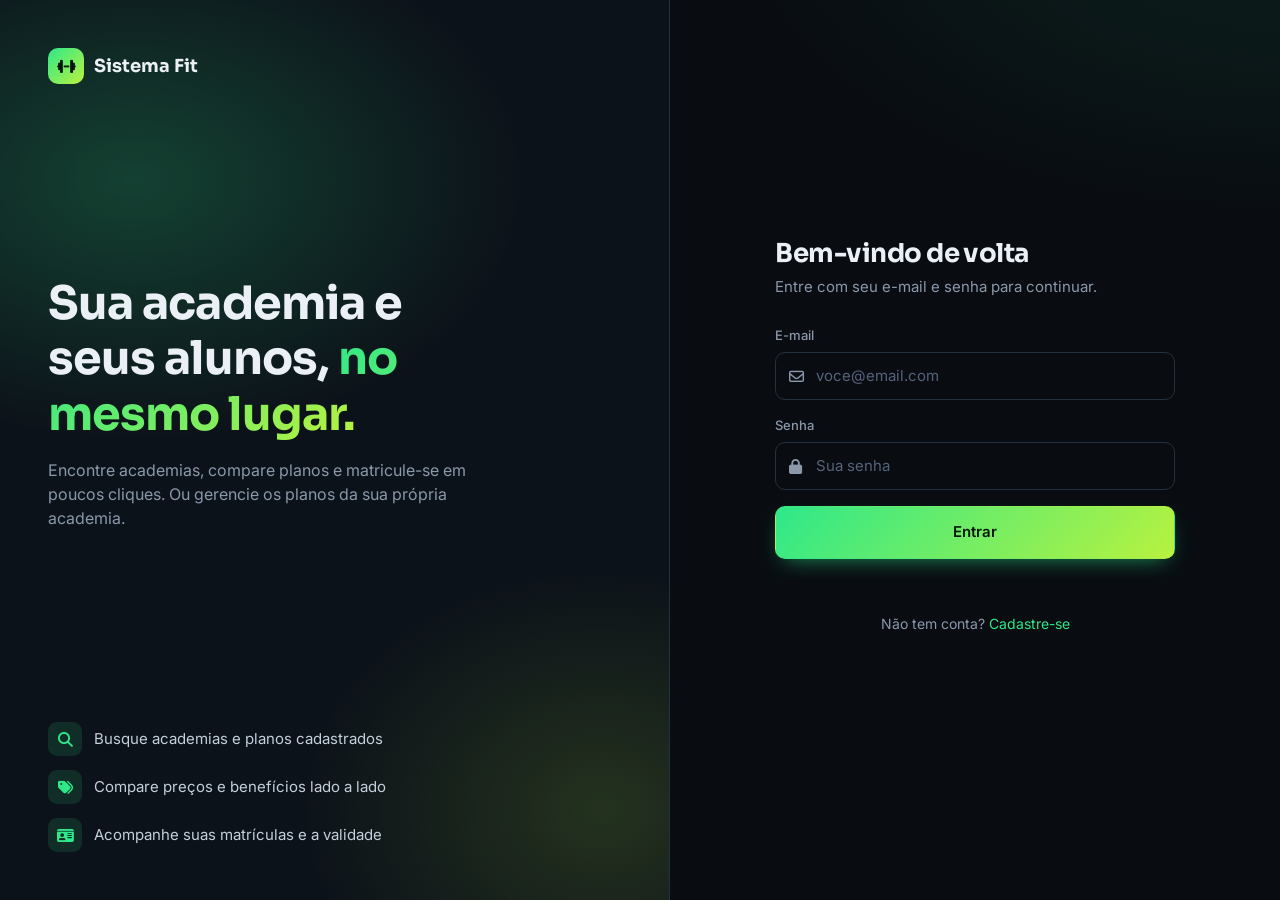
<file: index.html>
<!DOCTYPE html>
<html lang="pt-BR">
<head>
  <meta charset="UTF-8">
  <meta name="viewport" content="width=device-width, initial-scale=1.0">
  <title>Sistema Fit - Login</title>
  <link href="https://fonts.googleapis.com/css2?family=Inter:wght@400;500;600;700&family=Sora:wght@600;700&display=swap" rel="stylesheet">
  <link rel="stylesheet" href="https://cdnjs.cloudflare.com/ajax/libs/font-awesome/6.5.1/css/all.min.css">
  <link rel="stylesheet" href="style.css">
  <!-- Puxando o JavaScript externo -->
  <script src="login.js" defer></script>
</head>
<body>

  <div class="auth">
    <aside class="auth-hero">
      <a class="brand" href="index.html">
        <span class="brand-mark"><i class="fa-solid fa-dumbbell"></i></span>
        Sistema Fit
      </a>

      <div>
        <h1>Sua academia e seus alunos, <span>no mesmo lugar.</span></h1>
        <p>Encontre academias, compare planos e matricule-se em poucos cliques. Ou gerencie os planos da sua própria academia.</p>
      </div>

      <ul class="auth-points">
        <li><i class="fa-solid fa-magnifying-glass"></i> Busque academias e planos cadastrados</li>
        <li><i class="fa-solid fa-tags"></i> Compare preços e benefícios lado a lado</li>
        <li><i class="fa-solid fa-id-card"></i> Acompanhe suas matrículas e a validade</li>
      </ul>
    </aside>

    <main class="auth-main">
      <div class="auth-card">
        <a class="brand" href="index.html">
          <span class="brand-mark"><i class="fa-solid fa-dumbbell"></i></span>
          Sistema Fit
        </a>

        <h2>Bem-vindo de volta</h2>
        <p>Entre com seu e-mail e senha para continuar.</p>

        <form id="formLogin">
          <div class="field">
            <label for="email">E-mail</label>
            <div class="input-icon">
              <i class="fa-regular fa-envelope"></i>
              <input type="email" id="email" placeholder="voce@email.com" autocomplete="email" required>
            </div>
          </div>

          <div class="field">
            <label for="senha">Senha</label>
            <div class="input-icon">
              <i class="fa-solid fa-lock"></i>
              <input type="password" id="senha" placeholder="Sua senha" autocomplete="current-password" required>
            </div>
          </div>

          <button type="submit" class="btn btn-primary btn-lg btn-block">Entrar</button>
        </form>

        <div id="mensagem" class="form-msg" role="status"></div>

        <p class="auth-alt">Não tem conta? <a href="cadastro.html">Cadastre-se</a></p>
      </div>
    </main>
  </div>

</body>
</html>
</file>
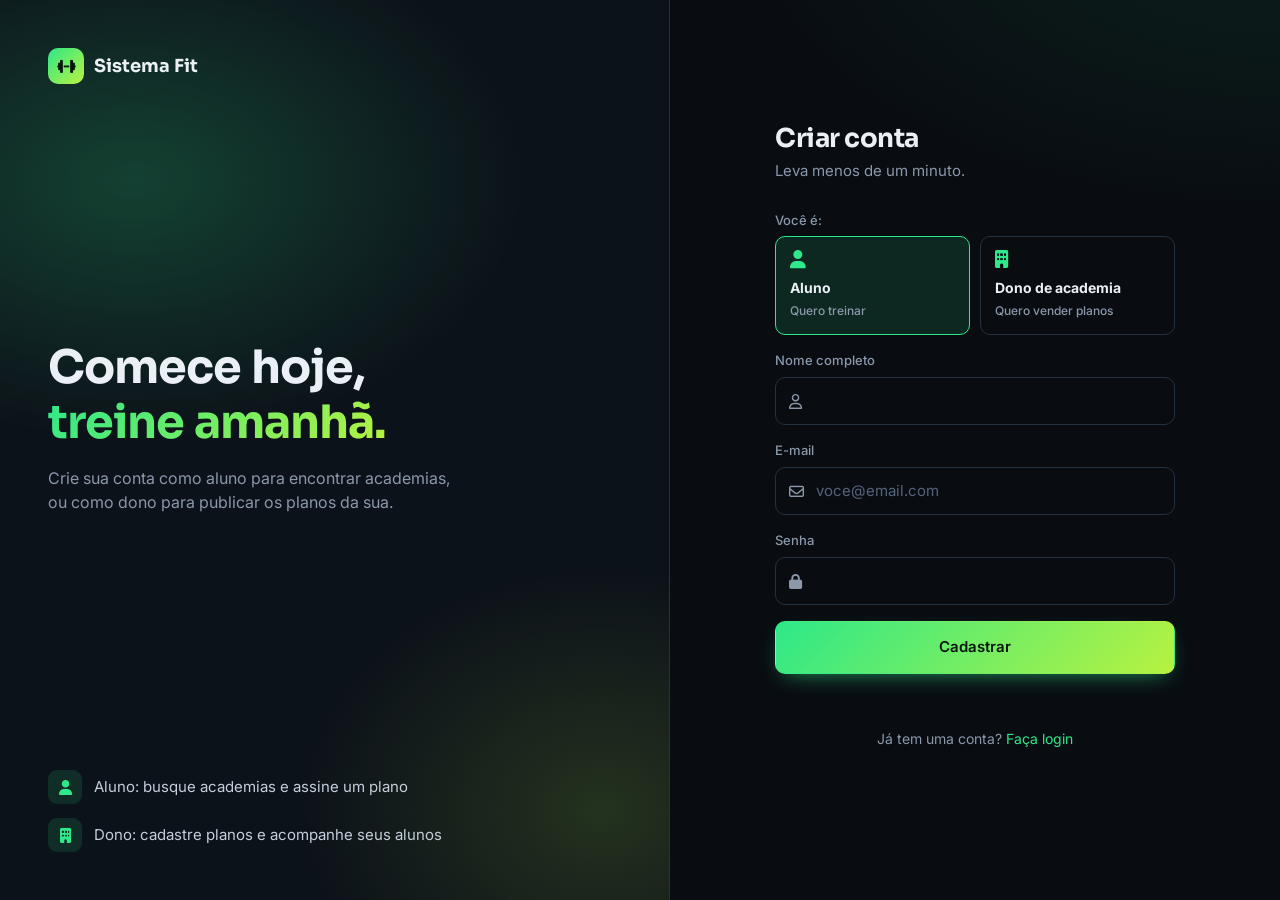
<file: cadastro.html>
<!DOCTYPE html>
<html lang="pt-BR">
<head>
  <meta charset="UTF-8">
  <meta name="viewport" content="width=device-width, initial-scale=1.0">
  <title>Sistema Fit - Cadastro</title>
  <link href="https://fonts.googleapis.com/css2?family=Inter:wght@400;500;600;700&family=Sora:wght@600;700&display=swap" rel="stylesheet">
  <link rel="stylesheet" href="https://cdnjs.cloudflare.com/ajax/libs/font-awesome/6.5.1/css/all.min.css">
  <link rel="stylesheet" href="style.css">
  <!-- Puxando o JavaScript externo -->
  <script src="cadastro.js" defer></script>
</head>
<body>

  <div class="auth">
    <aside class="auth-hero">
      <a class="brand" href="index.html">
        <span class="brand-mark"><i class="fa-solid fa-dumbbell"></i></span>
        Sistema Fit
      </a>

      <div>
        <h1>Comece hoje, <span>treine amanhã.</span></h1>
        <p>Crie sua conta como aluno para encontrar academias, ou como dono para publicar os planos da sua.</p>
      </div>

      <ul class="auth-points">
        <li><i class="fa-solid fa-user"></i> Aluno: busque academias e assine um plano</li>
        <li><i class="fa-solid fa-building"></i> Dono: cadastre planos e acompanhe seus alunos</li>
      </ul>
    </aside>

    <main class="auth-main">
      <div class="auth-card">
        <a class="brand" href="index.html">
          <span class="brand-mark"><i class="fa-solid fa-dumbbell"></i></span>
          Sistema Fit
        </a>

        <h2>Criar conta</h2>
        <p>Leva menos de um minuto.</p>

        <form id="formCadastro">
          <div class="field">
            <label>Você é:</label>
            <div class="choice">
              <label>
                <input type="radio" name="tipoConta" value="CLIENTE" checked>
                <i class="fa-solid fa-user"></i>
                <strong>Aluno</strong>
                <span>Quero treinar</span>
              </label>
              <label>
                <input type="radio" name="tipoConta" value="DONO">
                <i class="fa-solid fa-building"></i>
                <strong>Dono de academia</strong>
                <span>Quero vender planos</span>
              </label>
            </div>
          </div>

          <div class="field">
            <label for="nome" id="rotulo-nome">Nome completo</label>
            <div class="input-icon">
              <i class="fa-regular fa-user"></i>
              <input type="text" id="nome" autocomplete="name" required>
            </div>
          </div>

          <div class="field">
            <label for="email">E-mail</label>
            <div class="input-icon">
              <i class="fa-regular fa-envelope"></i>
              <input type="email" id="email" placeholder="voce@email.com" autocomplete="email" required>
            </div>
          </div>

          <div class="field">
            <label for="senha">Senha</label>
            <div class="input-icon">
              <i class="fa-solid fa-lock"></i>
              <input type="password" id="senha" autocomplete="new-password" required>
            </div>
          </div>

          <button type="submit" class="btn btn-primary btn-lg btn-block">Cadastrar</button>
        </form>

        <div id="mensagem" class="form-msg" role="status"></div>

        <p class="auth-alt">Já tem uma conta? <a href="index.html">Faça login</a></p>
      </div>
    </main>
  </div>

</body>
</html>
</file>
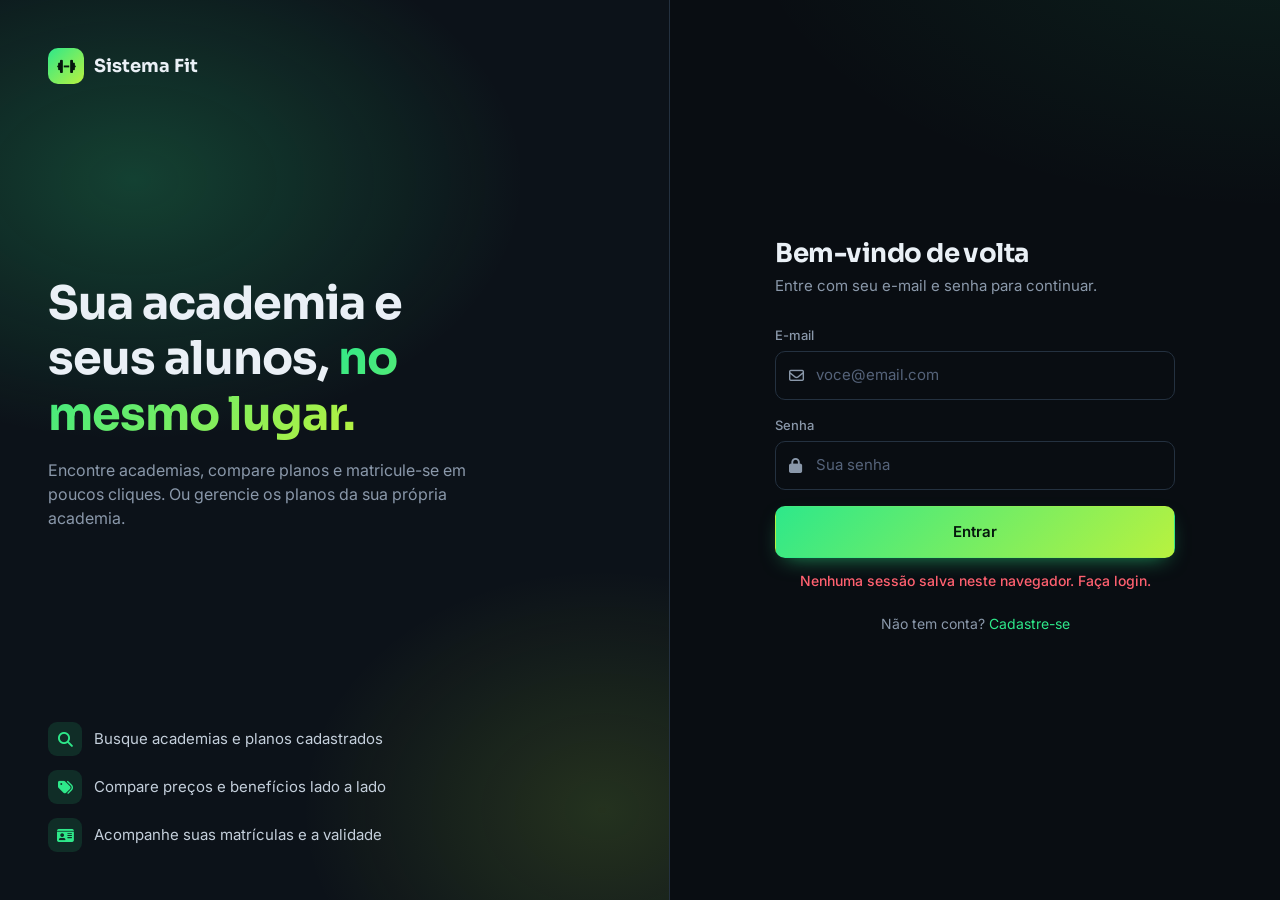
<file: painel-cliente.html>
<!DOCTYPE html>
<html lang="pt-BR">
<head>
  <meta charset="UTF-8">
  <meta name="viewport" content="width=device-width, initial-scale=1.0">
  <title>Sistema Fit - Área do Aluno</title>
  <link href="https://fonts.googleapis.com/css2?family=Inter:wght@400;500;600;700&family=Sora:wght@600;700&display=swap" rel="stylesheet">
  <link rel="stylesheet" href="https://cdnjs.cloudflare.com/ajax/libs/font-awesome/6.5.1/css/all.min.css">
  <link rel="stylesheet" href="style.css">
  <script src="app.js" defer></script>
  <script src="cliente.js" defer></script>
</head>
<body>

  <header class="topbar">
    <a class="brand" href="painel-cliente.html">
      <span class="brand-mark"><i class="fa-solid fa-dumbbell"></i></span>
      <span>Sistema Fit<small>Área do Aluno</small></span>
    </a>

    <nav class="topbar-nav">
      <button data-view="explorar" class="ativo"><i class="fa-solid fa-magnifying-glass"></i> Explorar</button>
      <button data-view="matriculas"><i class="fa-solid fa-id-card"></i> Minhas matrículas</button>
    </nav>

    <div class="topbar-user">
      <div class="user-chip">
        <div class="avatar avatar-sm" data-usuario-iniciais></div>
        <span data-usuario-nome></span>
      </div>
      <button class="btn btn-ghost btn-sm" data-sair><i class="fa-solid fa-right-from-bracket"></i> Sair</button>
    </div>
  </header>

  <main class="page">

    <!-- BUSCA DE ACADEMIAS -->
    <section id="view-explorar">
      <div class="hero">
        <h1>Encontre sua <span>academia</span></h1>
        <p>Pesquise pelo nome da academia ou pelo nome de um plano.</p>

        <div class="search">
          <i class="fa-solid fa-magnifying-glass"></i>
          <input type="text" id="input-busca-academia" placeholder="Ex: Smart, Fit, Trimestral..." autocomplete="off" aria-label="Buscar academias">
          <button class="search-clear" id="limpar-busca" aria-label="Limpar busca" hidden><i class="fa-solid fa-xmark"></i></button>
        </div>
      </div>

      <div class="results-bar"><span id="contagem-academias" role="status"></span></div>
      <div id="resultados-academias" class="grid"></div>
    </section>

    <!-- PLANOS DE UMA ACADEMIA -->
    <section id="view-academia" hidden>
      <button class="btn btn-link" id="voltar-busca"><i class="fa-solid fa-arrow-left"></i> Voltar para academias</button>
      <div id="cabecalho-academia"></div>
      <div id="aviso-matricula"></div>
      <div id="grid-planos" class="grid"></div>
    </section>

    <!-- MATRÍCULAS DO ALUNO -->
    <section id="view-matriculas" hidden>
      <div class="page-head">
        <div>
          <h1>Minhas matrículas</h1>
          <p>Planos que você assinou, com validade e situação.</p>
        </div>
      </div>
      <div id="lista-matriculas" class="list"></div>
    </section>

  </main>

  <!-- MODAL DE COMPRA -->
  <div class="modal" id="modal-pagamento" hidden>
    <div class="modal-box" role="dialog" aria-modal="true" aria-labelledby="titulo-checkout">

      <div id="etapa-formulario">
        <div class="modal-head">
          <h3 id="titulo-checkout"><i class="fa-solid fa-bag-shopping"></i> Finalizar assinatura</h3>
          <button class="btn btn-ghost btn-icon" id="fechar-modal" aria-label="Fechar"><i class="fa-solid fa-xmark"></i></button>
        </div>

        <div class="summary" id="resumo-compra"></div>

        <div class="pay-tabs" id="formas-pagamento">
          <button type="button" data-forma="PIX" class="ativo"><i class="fa-solid fa-qrcode"></i> Pix</button>
          <button type="button" data-forma="CARTAO"><i class="fa-regular fa-credit-card"></i> Cartão</button>
          <button type="button" data-forma="BOLETO"><i class="fa-solid fa-barcode"></i> Boleto</button>
        </div>

        <form id="form-pagamento" novalidate>
          <div id="painel-PIX" class="pay-info">Pagamento à vista com aprovação imediata.</div>
          <div id="painel-BOLETO" class="pay-info" hidden>O boleto seria gerado após a confirmação, com vencimento em 3 dias úteis.</div>

          <div id="painel-CARTAO" hidden>
            <div class="field">
              <label for="cartao-nome">Nome impresso no cartão</label>
              <input type="text" id="cartao-nome" autocomplete="off">
            </div>
            <div class="field">
              <label for="cartao-numero">Número do cartão</label>
              <input type="text" id="cartao-numero" inputmode="numeric" placeholder="0000 0000 0000 0000" maxlength="19" autocomplete="off">
            </div>
            <div class="field-row">
              <div class="field">
                <label for="cartao-validade">Validade</label>
                <input type="text" id="cartao-validade" inputmode="numeric" placeholder="MM/AA" maxlength="5" autocomplete="off">
              </div>
              <div class="field">
                <label for="cartao-cvv">CVV</label>
                <input type="text" id="cartao-cvv" inputmode="numeric" placeholder="123" maxlength="4" autocomplete="off">
              </div>
            </div>
          </div>

          <div id="erro-pagamento" class="form-msg erro" role="alert"></div>

          <button type="submit" class="btn btn-primary btn-lg btn-block" id="botao-pagar">Confirmar e matricular</button>
        </form>

        <p class="demo-note">
          <i class="fa-solid fa-flask"></i>
          <span>Ambiente de demonstração: o pagamento é simulado, nenhum valor é cobrado e os dados do cartão não são enviados nem salvos.</span>
        </p>
      </div>

      <div id="etapa-processando" class="modal-state" hidden>
        <div class="spinner"></div>
        <h3>Processando pagamento...</h3>
        <p>Só um instante.</p>
      </div>

      <div id="etapa-sucesso" class="modal-state" hidden>
        <div class="check"><i class="fa-solid fa-check"></i></div>
        <h3>Matrícula confirmada!</h3>
        <p id="texto-sucesso"></p>
        <div class="modal-actions">
          <button class="btn btn-ghost" id="sucesso-fechar">Fechar</button>
          <button class="btn btn-primary" id="sucesso-ver">Ver minhas matrículas</button>
        </div>
      </div>

    </div>
  </div>

</body>
</html>
</file>
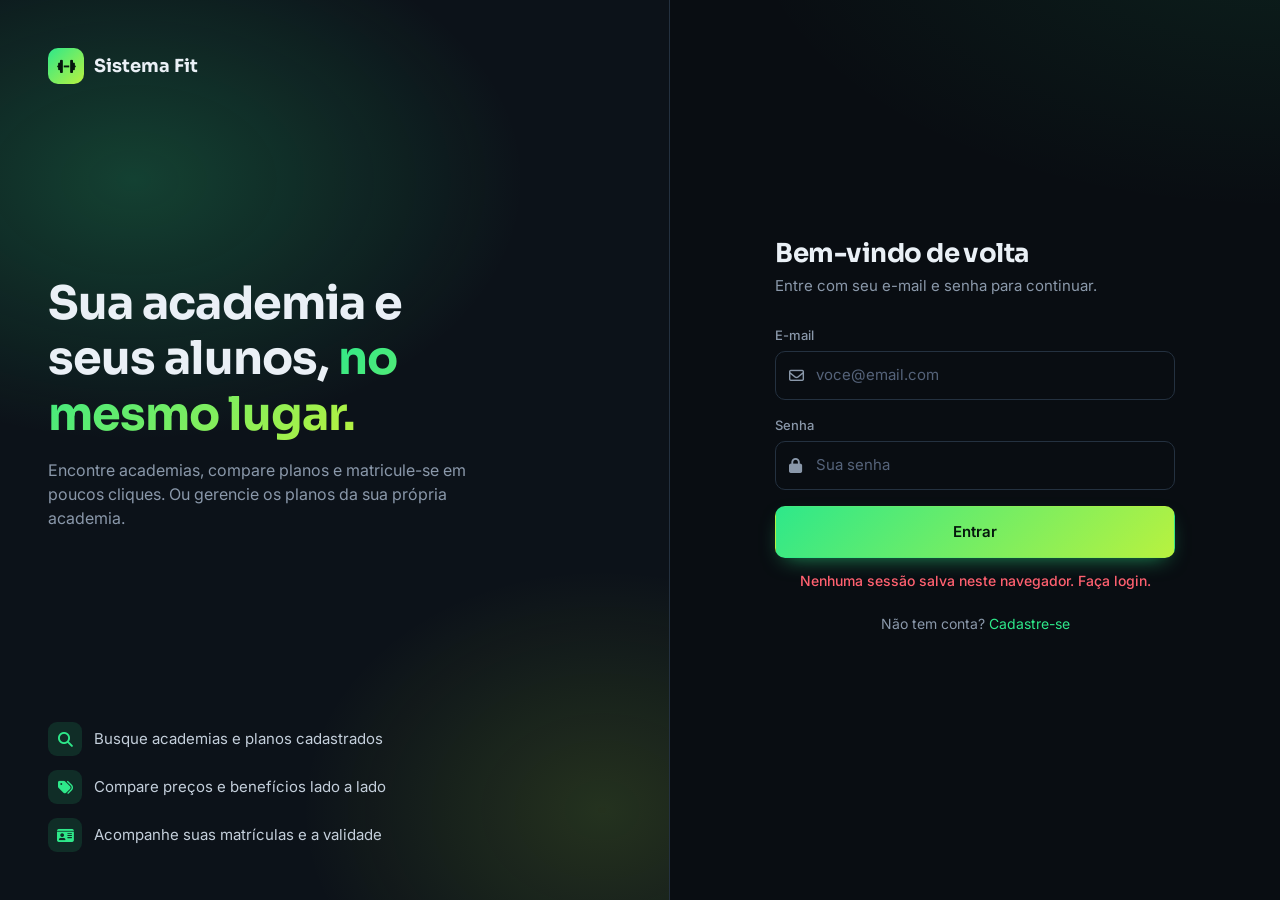
<file: painel-dono.html>
<!DOCTYPE html>
<html lang="pt-BR">
<head>
  <meta charset="UTF-8">
  <meta name="viewport" content="width=device-width, initial-scale=1.0">
  <title>Sistema Fit - Painel da Academia</title>
  <link href="https://fonts.googleapis.com/css2?family=Inter:wght@400;500;600;700&family=Sora:wght@600;700&display=swap" rel="stylesheet">
  <link rel="stylesheet" href="https://cdnjs.cloudflare.com/ajax/libs/font-awesome/6.5.1/css/all.min.css">
  <link rel="stylesheet" href="style.css">
  <script src="app.js" defer></script>
  <script src="dono.js" defer></script>
</head>
<body>

  <header class="topbar">
    <a class="brand" href="painel-dono.html">
      <span class="brand-mark"><i class="fa-solid fa-dumbbell"></i></span>
      <span>Sistema Fit<small>Painel da Academia</small></span>
    </a>

    <div class="topbar-user">
      <div class="user-chip">
        <div class="avatar avatar-sm" data-usuario-iniciais></div>
        <span data-usuario-nome></span>
      </div>
      <button class="btn btn-ghost btn-sm" data-sair><i class="fa-solid fa-right-from-bracket"></i> Sair</button>
    </div>
  </header>

  <main class="page">
    <div class="page-head">
      <div>
        <h1>Sua academia</h1>
        <p>Gerencie os planos que os alunos veem na busca e acompanhe as matrículas.</p>
      </div>
    </div>

    <div class="stats">
      <div class="stat">
        <div class="stat-icon"><i class="fa-solid fa-tags"></i></div>
        <div><span>Planos ativos</span><strong id="stat-planos">—</strong></div>
      </div>
      <div class="stat">
        <div class="stat-icon info"><i class="fa-solid fa-users"></i></div>
        <div><span>Alunos ativos</span><strong id="stat-alunos">—</strong></div>
      </div>
      <div class="stat">
        <div class="stat-icon warn"><i class="fa-solid fa-sack-dollar"></i></div>
        <div><span>Valor das matrículas ativas</span><strong id="stat-receita">—</strong></div>
      </div>
    </div>

    <div class="split">
      <div class="card">
        <h2 id="titulo-form"><i class="fa-solid fa-tag"></i> Criar novo plano</h2>
        <p class="card-sub">Defina os valores e benefícios para os alunos.</p>

        <form id="form-plano">
          <div class="field">
            <label for="nome">Nome do plano</label>
            <input type="text" id="nome" placeholder="Ex: Plano Trimestral" maxlength="60" required>
          </div>
          <div class="field-row">
            <div class="field">
              <label for="preco">Preço (R$)</label>
              <input type="number" id="preco" step="0.01" min="0.01" placeholder="99,90" required>
            </div>
            <div class="field">
              <label for="duracao">Duração</label>
              <select id="duracao">
                <option value="1">Mensal</option>
                <option value="3">Trimestral</option>
                <option value="6">Semestral</option>
                <option value="12">Anual</option>
              </select>
            </div>
          </div>
          <div class="field">
            <label for="descricao">Descrição e benefícios</label>
            <textarea id="descricao" rows="4" placeholder="Acesso livre a todos os aparelhos&#10;Aulas coletivas&#10;Avaliação física"></textarea>
            <p class="hint">Um benefício por linha — cada linha vira um item na vitrine do aluno.</p>
          </div>
          <button type="submit" class="btn btn-primary btn-block" id="botao-salvar">Cadastrar plano</button>
          <button type="button" class="btn btn-link btn-block" id="cancelar-edicao" hidden>Cancelar edição</button>
        </form>
        <div id="mensagem" class="form-msg" role="status"></div>
      </div>

      <div>
        <div id="lista-planos" class="grid"></div>
      </div>
    </div>

    <div class="section-title"><h2><i class="fa-solid fa-users"></i> Alunos matriculados</h2></div>
    <div class="table-wrap">
      <table>
        <thead>
          <tr>
            <th>Aluno</th>
            <th>Plano</th>
            <th>Valor</th>
            <th>Pagamento</th>
            <th>Início</th>
            <th>Validade</th>
            <th>Situação</th>
          </tr>
        </thead>
        <tbody id="tabela-alunos"></tbody>
      </table>
    </div>
  </main>

</body>
</html>
</file>
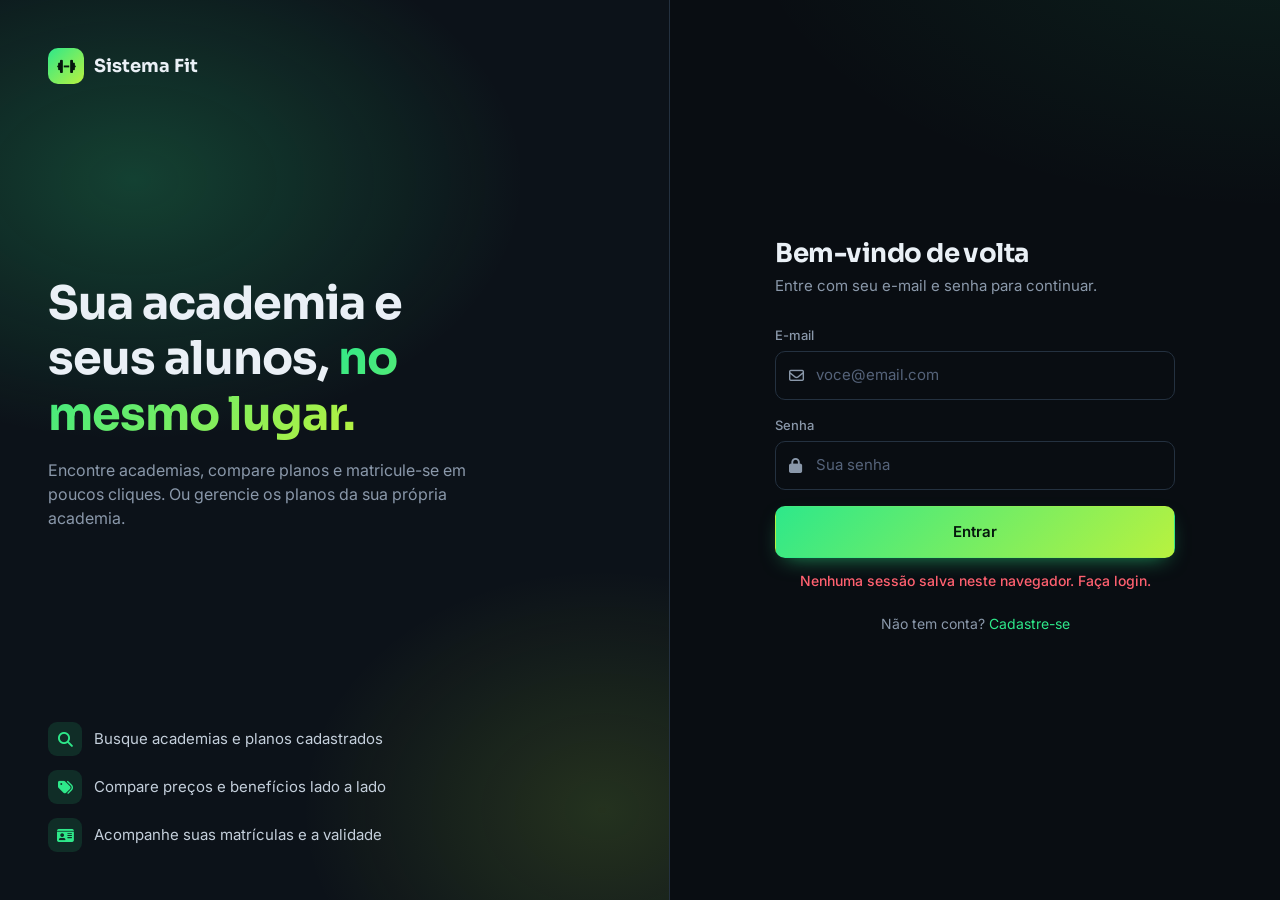
<file: painel-super.html>
<!DOCTYPE html>
<html lang="pt-BR">
<head>
  <meta charset="UTF-8">
  <meta name="viewport" content="width=device-width, initial-scale=1.0">
  <title>Sistema Fit - Super Administrador</title>
  <link href="https://fonts.googleapis.com/css2?family=Inter:wght@400;500;600;700&family=Sora:wght@600;700&display=swap" rel="stylesheet">
  <link rel="stylesheet" href="https://cdnjs.cloudflare.com/ajax/libs/font-awesome/6.5.1/css/all.min.css">
  <link rel="stylesheet" href="style.css">
  <script src="app.js" defer></script>
  <script src="super.js" defer></script>
</head>
<body>

  <header class="topbar">
    <a class="brand" href="painel-super.html">
      <span class="brand-mark"><i class="fa-solid fa-shield-halved"></i></span>
      <span>Sistema Fit<small>Master Control</small></span>
    </a>

    <div class="topbar-user">
      <div class="user-chip">
        <div class="avatar avatar-sm" data-usuario-iniciais></div>
        <span data-usuario-nome></span>
      </div>
      <button class="btn btn-ghost btn-sm" data-sair><i class="fa-solid fa-right-from-bracket"></i> Sair</button>
    </div>
  </header>

  <main class="page">
    <div class="page-head">
      <div>
        <h1 id="saudacao">Controle central</h1>
        <p>Gerenciamento de contas de donos de academia.</p>
      </div>
    </div>

    <div class="stats">
      <div class="stat">
        <div class="stat-icon"><i class="fa-solid fa-building"></i></div>
        <div><span>Academias</span><strong id="stat-donos">—</strong></div>
      </div>
      <div class="stat">
        <div class="stat-icon info"><i class="fa-solid fa-tags"></i></div>
        <div><span>Planos cadastrados</span><strong id="stat-planos">—</strong></div>
      </div>
      <div class="stat">
        <div class="stat-icon warn"><i class="fa-solid fa-id-card"></i></div>
        <div><span>Matrículas</span><strong id="stat-matriculas">—</strong></div>
      </div>
    </div>

    <div class="table-wrap">
      <div class="table-head">
        <h2><i class="fa-solid fa-users"></i> Contas cadastradas</h2>
        <div class="input-icon">
          <i class="fa-solid fa-magnifying-glass"></i>
          <input type="text" class="input" id="filtro-usuarios" placeholder="Filtrar por nome ou e-mail" aria-label="Filtrar contas">
        </div>
      </div>
      <table>
        <thead>
          <tr>
            <th>Nome</th>
            <th>Cargo</th>
            <th>Planos</th>
            <th>Matrículas</th>
            <th>Cadastro</th>
            <th>Ações</th>
          </tr>
        </thead>
        <tbody id="tabela-usuarios"></tbody>
      </table>
    </div>
  </main>

</body>
</html>
</file>
<file: style.css>
/* ==========================================================================
   Sistema Fit — estilos compartilhados por todas as páginas
   ========================================================================== */

:root {
  --bg: #090d12;
  --surface: #111821;
  --surface-2: #18212c;
  --surface-3: #202b38;
  --border: #243140;
  --border-strong: #34455a;
  --text: #eaf0f6;
  --muted: #8a98aa;
  --accent: #2ee88a;
  --accent-2: #b8f23f;
  --accent-ink: #05170d;
  --accent-soft: rgba(46, 232, 138, 0.12);
  --danger: #ff6170;
  --danger-soft: rgba(255, 97, 112, 0.12);
  --warn: #f6bd4b;
  --warn-soft: rgba(246, 189, 75, 0.12);
  --info: #62b0ff;
  --info-soft: rgba(98, 176, 255, 0.12);
  --radius: 14px;
  --radius-sm: 10px;
  --shadow: 0 18px 40px -18px rgba(0, 0, 0, 0.7);
  --gradient: linear-gradient(135deg, var(--accent) 0%, var(--accent-2) 100%);
  --font: 'Inter', 'Segoe UI', system-ui, sans-serif;
  --font-display: 'Sora', 'Inter', 'Segoe UI', system-ui, sans-serif;
}

*,
*::before,
*::after {
  margin: 0;
  padding: 0;
  box-sizing: border-box;
}

[hidden] {
  display: none !important;
}

body {
  min-height: 100vh;
  font-family: var(--font);
  font-size: 15px;
  line-height: 1.5;
  color: var(--text);
  background:
    radial-gradient(900px 500px at 100% -10%, rgba(46, 232, 138, 0.09), transparent 60%),
    radial-gradient(700px 500px at -10% 110%, rgba(98, 176, 255, 0.07), transparent 60%),
    var(--bg);
  background-attachment: fixed;
  -webkit-font-smoothing: antialiased;
}

h1, h2, h3, h4 {
  font-family: var(--font-display);
  line-height: 1.2;
  letter-spacing: -0.02em;
}

a {
  color: var(--accent);
  text-decoration: none;
}

a:hover {
  text-decoration: underline;
}

button, input, select, textarea {
  font: inherit;
  color: inherit;
}

:focus-visible {
  outline: 2px solid var(--accent);
  outline-offset: 2px;
}

mark {
  background: var(--accent-soft);
  color: var(--accent);
  border-radius: 4px;
  padding: 0 2px;
}

h1 > i, h2 > i, h3 > i { margin-right: 8px; }

.muted { color: var(--muted); }
.small { font-size: 13px; }
.center { text-align: center; }

/* --- Marca ---------------------------------------------------------------- */

.brand {
  display: inline-flex;
  align-items: center;
  gap: 10px;
  font-family: var(--font-display);
  font-weight: 700;
  font-size: 18px;
  color: var(--text);
}

.brand:hover { text-decoration: none; }

.brand-mark {
  display: grid;
  place-items: center;
  width: 36px;
  height: 36px;
  border-radius: 10px;
  background: var(--gradient);
  color: var(--accent-ink);
  font-size: 15px;
}

.brand small {
  display: block;
  font-family: var(--font);
  font-weight: 500;
  font-size: 12px;
  color: var(--muted);
  letter-spacing: 0;
}

/* --- Botões --------------------------------------------------------------- */

.btn {
  display: inline-flex;
  align-items: center;
  justify-content: center;
  gap: 8px;
  padding: 11px 18px;
  border: 1px solid transparent;
  border-radius: var(--radius-sm);
  font-weight: 600;
  font-size: 14px;
  cursor: pointer;
  white-space: nowrap;
  transition: transform 0.15s, background 0.15s, border-color 0.15s, box-shadow 0.15s, opacity 0.15s;
}

.btn:hover { text-decoration: none; }
.btn:active { transform: scale(0.98); }
.btn:disabled { opacity: 0.55; cursor: not-allowed; transform: none; }

.btn-primary {
  background: var(--gradient);
  color: var(--accent-ink);
  box-shadow: 0 8px 22px -10px rgba(46, 232, 138, 0.7);
}

.btn-primary:hover:not(:disabled) { box-shadow: 0 10px 28px -8px rgba(46, 232, 138, 0.85); }

.btn-ghost {
  background: transparent;
  border-color: var(--border-strong);
  color: var(--text);
}

.btn-ghost:hover:not(:disabled) { background: var(--surface-2); }

.btn-danger {
  background: var(--danger-soft);
  border-color: rgba(255, 97, 112, 0.35);
  color: var(--danger);
}

.btn-danger:hover:not(:disabled) { background: var(--danger); color: #fff; }

.btn-link {
  padding: 6px 0;
  background: none;
  border: none;
  color: var(--muted);
}

.btn-link:hover { color: var(--text); }

.btn-sm { padding: 7px 12px; font-size: 13px; border-radius: 8px; }
.btn-block { width: 100%; }
.btn-lg { padding: 14px 20px; font-size: 15px; }

.btn-icon {
  width: 34px;
  height: 34px;
  padding: 0;
  border-radius: 8px;
}

/* --- Formulários ---------------------------------------------------------- */

.field { margin-bottom: 16px; }

.field label {
  display: block;
  margin-bottom: 6px;
  font-size: 13px;
  font-weight: 500;
  color: var(--muted);
}

.field .hint {
  margin-top: 6px;
  font-size: 12px;
  color: var(--muted);
}

.input,
.field input,
.field select,
.field textarea {
  width: 100%;
  padding: 12px 14px;
  border: 1px solid var(--border);
  border-radius: var(--radius-sm);
  background: var(--bg);
  color: var(--text);
  transition: border-color 0.15s, box-shadow 0.15s;
}

.field textarea { resize: vertical; min-height: 96px; }

.input::placeholder,
.field input::placeholder,
.field textarea::placeholder { color: #55637a; }

.input:focus,
.field input:focus,
.field select:focus,
.field textarea:focus {
  outline: none;
  border-color: var(--accent);
  box-shadow: 0 0 0 3px var(--accent-soft);
}

.field-row {
  display: grid;
  grid-template-columns: 1fr 1fr;
  gap: 12px;
}

.input-icon { position: relative; }

.input-icon > i {
  position: absolute;
  left: 14px;
  top: 50%;
  transform: translateY(-50%);
  color: var(--muted);
  pointer-events: none;
}

.input-icon input { padding-left: 40px; }

.form-msg {
  min-height: 20px;
  margin-top: 12px;
  font-size: 14px;
  font-weight: 500;
  text-align: center;
}

.form-msg.ok { color: var(--accent); }
.form-msg.erro { color: var(--danger); }

/* --- Telas de login / cadastro ------------------------------------------- */

.auth {
  display: grid;
  grid-template-columns: 1.1fr 1fr;
  min-height: 100vh;
}

.auth-hero {
  position: relative;
  display: flex;
  flex-direction: column;
  justify-content: space-between;
  padding: 48px;
  overflow: hidden;
  background:
    radial-gradient(600px 400px at 20% 20%, rgba(46, 232, 138, 0.22), transparent 65%),
    radial-gradient(500px 400px at 90% 90%, rgba(184, 242, 63, 0.14), transparent 60%),
    #0c1219;
  border-right: 1px solid var(--border);
}

.auth-hero h1 {
  max-width: 460px;
  font-size: clamp(32px, 3.6vw, 46px);
}

.auth-hero h1 span {
  background: var(--gradient);
  -webkit-background-clip: text;
  background-clip: text;
  color: transparent;
}

.auth-hero p {
  max-width: 420px;
  margin-top: 16px;
  color: var(--muted);
  font-size: 16px;
}

.auth-points {
  display: grid;
  gap: 14px;
  list-style: none;
}

.auth-points li {
  display: flex;
  align-items: center;
  gap: 12px;
  color: #c4cfdb;
}

.auth-points i {
  display: grid;
  place-items: center;
  width: 34px;
  height: 34px;
  border-radius: 9px;
  background: var(--accent-soft);
  color: var(--accent);
}

.auth-main {
  display: flex;
  align-items: center;
  justify-content: center;
  padding: 32px 20px;
}

.auth-card {
  width: 100%;
  max-width: 400px;
}

.auth-card h2 { font-size: 26px; }
.auth-card > p { margin: 6px 0 28px; color: var(--muted); }
.auth-card .auth-alt { margin-top: 22px; text-align: center; color: var(--muted); font-size: 14px; }
.auth-card .brand { display: none; margin-bottom: 28px; }

/* Seletor de tipo de conta (cadastro) */
.choice {
  display: grid;
  grid-template-columns: 1fr 1fr;
  gap: 10px;
}

.choice label {
  display: flex;
  flex-direction: column;
  gap: 4px;
  margin: 0;
  padding: 14px;
  border: 1px solid var(--border);
  border-radius: var(--radius-sm);
  background: var(--bg);
  color: var(--text);
  cursor: pointer;
  transition: border-color 0.15s, background 0.15s;
}

.choice label i { color: var(--accent); font-size: 18px; margin-bottom: 4px; }
.choice label strong { font-size: 14px; }
.choice label span { font-size: 12px; color: var(--muted); }
.choice input { position: absolute; opacity: 0; pointer-events: none; }
.choice label:has(input:checked) { border-color: var(--accent); background: var(--accent-soft); }
.choice label:has(input:focus-visible) { outline: 2px solid var(--accent); outline-offset: 2px; }

/* --- Barra superior dos painéis ------------------------------------------ */

.topbar {
  position: sticky;
  top: 0;
  z-index: 50;
  display: flex;
  align-items: center;
  gap: 24px;
  padding: 14px 32px;
  background: rgba(9, 13, 18, 0.82);
  backdrop-filter: blur(14px);
  border-bottom: 1px solid var(--border);
}

.topbar-nav {
  display: flex;
  gap: 4px;
  margin-right: auto;
}

.topbar-nav button {
  display: inline-flex;
  align-items: center;
  gap: 8px;
  padding: 8px 14px;
  border: none;
  border-radius: 9px;
  background: transparent;
  color: var(--muted);
  font-weight: 500;
  font-size: 14px;
  cursor: pointer;
  transition: background 0.15s, color 0.15s;
}

.topbar-nav button:hover { color: var(--text); background: var(--surface-2); }
.topbar-nav button.ativo { color: var(--accent); background: var(--accent-soft); }

.topbar-user {
  display: flex;
  align-items: center;
  gap: 12px;
  margin-left: auto;
}

.topbar-nav + .topbar-user { margin-left: 0; }

.user-chip {
  display: flex;
  align-items: center;
  gap: 10px;
  font-size: 14px;
  font-weight: 500;
}

.avatar {
  display: grid;
  place-items: center;
  flex-shrink: 0;
  width: 44px;
  height: 44px;
  border-radius: 12px;
  background: var(--accent-soft);
  border: 1px solid rgba(46, 232, 138, 0.25);
  color: var(--accent);
  font-family: var(--font-display);
  font-weight: 700;
  font-size: 15px;
}

.avatar-sm { width: 34px; height: 34px; border-radius: 50%; font-size: 12px; }
.avatar-lg { width: 64px; height: 64px; border-radius: 16px; font-size: 22px; }

/* --- Estrutura da página -------------------------------------------------- */

.page {
  width: 100%;
  max-width: 1160px;
  margin: 0 auto;
  padding: 36px 24px 72px;
}

.page-narrow { max-width: 960px; }

.page-head {
  display: flex;
  align-items: flex-end;
  justify-content: space-between;
  gap: 16px;
  flex-wrap: wrap;
  margin-bottom: 24px;
}

.page-head h1 { font-size: 28px; }
.page-head p { margin-top: 6px; color: var(--muted); }

.section-title {
  display: flex;
  align-items: center;
  justify-content: space-between;
  gap: 12px;
  margin: 36px 0 16px;
}

.section-title h2 { font-size: 19px; }

.card {
  background: var(--surface);
  border: 1px solid var(--border);
  border-radius: var(--radius);
  padding: 24px;
}

.card h2 { font-size: 18px; }
.card-sub { margin: 4px 0 20px; color: var(--muted); font-size: 14px; }

.grid {
  display: grid;
  grid-template-columns: repeat(auto-fill, minmax(290px, 1fr));
  gap: 18px;
}

.split {
  display: grid;
  grid-template-columns: 380px 1fr;
  gap: 20px;
  align-items: start;
}

/* --- Selos ---------------------------------------------------------------- */

.badge {
  display: inline-flex;
  align-items: center;
  gap: 6px;
  padding: 4px 10px;
  border-radius: 999px;
  background: var(--surface-3);
  color: #c4cfdb;
  font-size: 12px;
  font-weight: 600;
  white-space: nowrap;
}

.badge-ok { background: var(--accent-soft); color: var(--accent); }
.badge-warn { background: var(--warn-soft); color: var(--warn); }
.badge-danger { background: var(--danger-soft); color: var(--danger); }
.badge-info { background: var(--info-soft); color: var(--info); }

.chips { display: flex; flex-wrap: wrap; gap: 6px; }

/* --- Indicadores ---------------------------------------------------------- */

.stats {
  display: grid;
  grid-template-columns: repeat(auto-fit, minmax(200px, 1fr));
  gap: 16px;
  margin-bottom: 24px;
}

.stat {
  display: flex;
  align-items: center;
  gap: 14px;
  padding: 18px 20px;
  background: var(--surface);
  border: 1px solid var(--border);
  border-radius: var(--radius);
}

.stat-icon {
  display: grid;
  place-items: center;
  width: 44px;
  height: 44px;
  border-radius: 12px;
  background: var(--accent-soft);
  color: var(--accent);
  font-size: 17px;
}

.stat-icon.info { background: var(--info-soft); color: var(--info); }
.stat-icon.warn { background: var(--warn-soft); color: var(--warn); }

.stat span { display: block; font-size: 13px; color: var(--muted); }
.stat strong { font-family: var(--font-display); font-size: 24px; line-height: 1.2; }

/* --- Busca ---------------------------------------------------------------- */

.hero {
  padding: 18px 0 8px;
  text-align: center;
}

.hero h1 { font-size: clamp(28px, 4vw, 40px); }

.hero h1 span {
  background: var(--gradient);
  -webkit-background-clip: text;
  background-clip: text;
  color: transparent;
}

.hero p { margin-top: 10px; color: var(--muted); font-size: 16px; }

.search {
  position: relative;
  max-width: 640px;
  margin: 28px auto 0;
}

.search input {
  width: 100%;
  padding: 17px 52px;
  border: 1px solid var(--border-strong);
  border-radius: 16px;
  background: var(--surface);
  font-size: 16px;
  box-shadow: var(--shadow);
  transition: border-color 0.15s, box-shadow 0.15s;
}

.search input::placeholder { color: #5d6b80; }

.search input:focus {
  outline: none;
  border-color: var(--accent);
  box-shadow: 0 0 0 4px var(--accent-soft), var(--shadow);
}

.search > i {
  position: absolute;
  left: 20px;
  top: 50%;
  transform: translateY(-50%);
  color: var(--muted);
}

.search-clear {
  position: absolute;
  right: 12px;
  top: 50%;
  transform: translateY(-50%);
  width: 32px;
  height: 32px;
  border: none;
  border-radius: 50%;
  background: var(--surface-3);
  color: var(--muted);
  cursor: pointer;
}

.search-clear:hover { color: var(--text); }

.results-bar {
  display: flex;
  align-items: center;
  justify-content: space-between;
  min-height: 24px;
  margin: 32px 0 14px;
  color: var(--muted);
  font-size: 14px;
}

/* --- Cartão de academia --------------------------------------------------- */

.gym-card {
  display: flex;
  flex-direction: column;
  gap: 16px;
  padding: 20px;
  background: var(--surface);
  border: 1px solid var(--border);
  border-radius: var(--radius);
  text-align: left;
  cursor: pointer;
  transition: transform 0.18s, border-color 0.18s, box-shadow 0.18s;
}

.gym-card:hover {
  transform: translateY(-3px);
  border-color: rgba(46, 232, 138, 0.5);
  box-shadow: var(--shadow);
}

.gym-head { display: flex; align-items: center; gap: 12px; min-width: 0; }
.gym-head > div:nth-child(2) { min-width: 0; flex: 1; }
.gym-head h3 { font-size: 17px; overflow-wrap: anywhere; }
.gym-head p { font-size: 13px; color: var(--muted); overflow: hidden; text-overflow: ellipsis; white-space: nowrap; }

.gym-foot {
  display: flex;
  align-items: flex-end;
  justify-content: space-between;
  gap: 12px;
  margin-top: auto;
  padding-top: 16px;
  border-top: 1px solid var(--border);
}

.gym-foot div span { display: block; font-size: 12px; color: var(--muted); }
.gym-foot strong { font-family: var(--font-display); font-size: 19px; }

/* --- Página da academia e planos ----------------------------------------- */

.gym-banner {
  display: flex;
  align-items: center;
  gap: 18px;
  flex-wrap: wrap;
  margin: 14px 0 28px;
  padding: 24px;
  background:
    radial-gradient(500px 200px at 0% 0%, rgba(46, 232, 138, 0.14), transparent 70%),
    var(--surface);
  border: 1px solid var(--border);
  border-radius: var(--radius);
}

.gym-banner h1 { font-size: 26px; }
.gym-banner .meta { display: flex; flex-wrap: wrap; gap: 6px 18px; margin-top: 6px; color: var(--muted); font-size: 14px; }
.gym-banner .meta i { margin-right: 6px; }

.notice {
  display: flex;
  align-items: flex-start;
  gap: 12px;
  margin-bottom: 20px;
  padding: 14px 16px;
  border-radius: var(--radius-sm);
  background: var(--accent-soft);
  border: 1px solid rgba(46, 232, 138, 0.3);
  color: #c9f7df;
  font-size: 14px;
}

.notice i { margin-top: 3px; color: var(--accent); }
.notice.info { background: var(--info-soft); border-color: rgba(98, 176, 255, 0.3); color: #cfe5ff; }
.notice.info i { color: var(--info); }

.plan-card {
  position: relative;
  display: flex;
  flex-direction: column;
  padding: 24px;
  background: var(--surface);
  border: 1px solid var(--border);
  border-radius: var(--radius);
  transition: transform 0.18s, border-color 0.18s;
}

.plan-card:hover { transform: translateY(-3px); border-color: var(--border-strong); }

.plan-card.destaque {
  border-color: var(--accent);
  box-shadow: 0 0 0 1px var(--accent), 0 20px 44px -24px rgba(46, 232, 138, 0.6);
}

.plan-card.inativo { opacity: 0.6; }

.plan-flag {
  position: absolute;
  top: -11px;
  left: 20px;
  padding: 3px 10px;
  border-radius: 999px;
  background: var(--gradient);
  color: var(--accent-ink);
  font-size: 11px;
  font-weight: 700;
  text-transform: uppercase;
  letter-spacing: 0.04em;
}

.plan-card h3 { margin-top: 12px; font-size: 19px; overflow-wrap: anywhere; }

.price {
  display: flex;
  align-items: baseline;
  gap: 6px;
  margin-top: 14px;
}

.price strong { font-family: var(--font-display); font-size: 32px; letter-spacing: -0.03em; }
.price span { color: var(--muted); font-size: 14px; }

.benefits {
  display: grid;
  gap: 9px;
  margin: 18px 0 22px;
  padding-top: 18px;
  border-top: 1px solid var(--border);
  list-style: none;
  font-size: 14px;
  color: #c4cfdb;
}

.benefits li { display: flex; gap: 10px; overflow-wrap: anywhere; }
.benefits i { margin-top: 4px; color: var(--accent); font-size: 12px; }

.plan-card .btn { margin-top: auto; }
.plan-actions { display: flex; gap: 8px; margin-top: auto; }
.plan-actions .btn { flex: 1; margin-top: 0; }
.plan-actions .btn-icon { flex: 0 0 34px; }

/* --- Listas (matrículas) -------------------------------------------------- */

.list { display: grid; gap: 14px; }

.list-item {
  display: flex;
  align-items: center;
  gap: 16px;
  flex-wrap: wrap;
  padding: 18px 20px;
  background: var(--surface);
  border: 1px solid var(--border);
  border-radius: var(--radius);
}

.list-item .info { flex: 1; min-width: 220px; }
.list-item h3 { font-size: 16px; }
.list-item .meta { display: flex; flex-wrap: wrap; gap: 4px 16px; margin-top: 6px; color: var(--muted); font-size: 13px; }
.list-item .meta i { margin-right: 5px; }
.list-item .actions { display: flex; align-items: center; gap: 10px; }

/* --- Tabelas -------------------------------------------------------------- */

.table-wrap {
  background: var(--surface);
  border: 1px solid var(--border);
  border-radius: var(--radius);
  overflow-x: auto;
}

.table-head {
  display: flex;
  align-items: center;
  justify-content: space-between;
  gap: 12px;
  flex-wrap: wrap;
  padding: 16px 20px;
  border-bottom: 1px solid var(--border);
}

.table-head h2 { font-size: 17px; }
.table-head .input-icon { width: 260px; max-width: 100%; }
.table-head .input { padding-top: 9px; padding-bottom: 9px; }

table { width: 100%; border-collapse: collapse; text-align: left; }
th, td { padding: 14px 20px; border-bottom: 1px solid var(--border); font-size: 14px; white-space: nowrap; }
th { color: var(--muted); font-size: 12px; font-weight: 600; text-transform: uppercase; letter-spacing: 0.05em; }
tbody tr:last-child td { border-bottom: none; }
tbody tr:hover { background: var(--surface-2); }
td .who { display: flex; align-items: center; gap: 10px; }

/* --- Estados: vazio, erro, carregando ------------------------------------ */

.empty {
  grid-column: 1 / -1;
  padding: 48px 20px;
  border: 1px dashed var(--border-strong);
  border-radius: var(--radius);
  text-align: center;
  color: var(--muted);
}

.empty i { margin-bottom: 14px; font-size: 30px; color: var(--border-strong); }
.empty h3 { margin-bottom: 6px; color: var(--text); font-size: 17px; }
.empty .btn { margin-top: 16px; }
td.empty { border: none; border-radius: 0; }

.skeleton {
  border-radius: var(--radius);
  background: linear-gradient(100deg, var(--surface) 30%, var(--surface-2) 50%, var(--surface) 70%);
  background-size: 200% 100%;
  animation: brilho 1.3s linear infinite;
}

.skeleton.gym { height: 190px; }
.skeleton.plan { height: 300px; }
.skeleton.row { height: 84px; }

@keyframes brilho {
  to { background-position: -200% 0; }
}

.spinner {
  width: 46px;
  height: 46px;
  margin: 0 auto 18px;
  border: 4px solid var(--surface-3);
  border-top-color: var(--accent);
  border-radius: 50%;
  animation: girar 0.8s linear infinite;
}

@keyframes girar {
  to { transform: rotate(360deg); }
}

/* --- Modal ---------------------------------------------------------------- */

.modal {
  position: fixed;
  inset: 0;
  z-index: 100;
  display: flex;
  align-items: center;
  justify-content: center;
  padding: 20px;
  background: rgba(3, 6, 10, 0.78);
  backdrop-filter: blur(4px);
  overflow-y: auto;
}

.modal-box {
  width: 100%;
  max-width: 460px;
  margin: auto;
  padding: 26px;
  background: var(--surface);
  border: 1px solid var(--border-strong);
  border-radius: 18px;
  box-shadow: var(--shadow);
  animation: subir 0.2s ease-out;
}

@keyframes subir {
  from { opacity: 0; transform: translateY(12px); }
}

.modal-head {
  display: flex;
  align-items: center;
  justify-content: space-between;
  gap: 12px;
  margin-bottom: 18px;
}

.modal-head h3 { font-size: 19px; }
.modal-actions { display: flex; gap: 10px; margin-top: 22px; }
.modal-actions .btn { flex: 1; }

.summary {
  margin-bottom: 20px;
  padding: 16px;
  background: var(--bg);
  border: 1px solid var(--border);
  border-radius: var(--radius-sm);
}

.summary-row {
  display: flex;
  justify-content: space-between;
  gap: 12px;
  font-size: 14px;
  color: var(--muted);
}

.summary-row + .summary-row { margin-top: 8px; }
.summary-row strong { color: var(--text); text-align: right; overflow-wrap: anywhere; }

.summary-row.total {
  margin-top: 12px;
  padding-top: 12px;
  border-top: 1px solid var(--border);
  color: var(--text);
  font-weight: 600;
}

.summary-row.total strong { font-family: var(--font-display); font-size: 20px; color: var(--accent); }

.pay-tabs {
  display: grid;
  grid-template-columns: repeat(3, 1fr);
  gap: 8px;
  margin-bottom: 18px;
}

.pay-tabs button {
  display: flex;
  flex-direction: column;
  align-items: center;
  gap: 6px;
  padding: 12px 6px;
  border: 1px solid var(--border);
  border-radius: var(--radius-sm);
  background: var(--bg);
  color: var(--muted);
  font-size: 13px;
  font-weight: 600;
  cursor: pointer;
  transition: border-color 0.15s, color 0.15s, background 0.15s;
}

.pay-tabs button i { font-size: 18px; }
.pay-tabs button.ativo { border-color: var(--accent); background: var(--accent-soft); color: var(--accent); }

.pay-info {
  padding: 14px;
  border-radius: var(--radius-sm);
  background: var(--bg);
  border: 1px dashed var(--border-strong);
  color: var(--muted);
  font-size: 14px;
}

.demo-note {
  display: flex;
  gap: 8px;
  margin-top: 14px;
  font-size: 12px;
  color: var(--muted);
}

.demo-note i { margin-top: 2px; color: var(--warn); }

.modal-state { padding: 18px 0 4px; text-align: center; }
.modal-state h3 { font-size: 20px; }
.modal-state p { margin-top: 8px; color: var(--muted); }

.check {
  display: grid;
  place-items: center;
  width: 64px;
  height: 64px;
  margin: 0 auto 18px;
  border-radius: 50%;
  background: var(--gradient);
  color: var(--accent-ink);
  font-size: 26px;
}

/* --- Avisos flutuantes ---------------------------------------------------- */

.toasts {
  position: fixed;
  right: 20px;
  bottom: 20px;
  z-index: 200;
  display: grid;
  gap: 10px;
  max-width: min(360px, calc(100vw - 40px));
}

.toast {
  display: flex;
  align-items: flex-start;
  gap: 10px;
  padding: 13px 16px;
  background: var(--surface-2);
  border: 1px solid var(--border-strong);
  border-left: 3px solid var(--accent);
  border-radius: var(--radius-sm);
  box-shadow: var(--shadow);
  font-size: 14px;
  animation: subir 0.2s ease-out;
}

.toast i { margin-top: 3px; color: var(--accent); }
.toast.erro { border-left-color: var(--danger); }
.toast.erro i { color: var(--danger); }

/* --- Telas menores -------------------------------------------------------- */

@media (max-width: 900px) {
  .auth { grid-template-columns: 1fr; }
  .auth-hero { display: none; }
  .auth-card .brand { display: inline-flex; }
  .split { grid-template-columns: 1fr; }
}

@media (max-width: 680px) {
  .topbar { flex-wrap: wrap; gap: 12px; padding: 12px 16px; }
  .topbar-nav { order: 3; width: 100%; margin: 0; }
  .topbar-nav button { flex: 1; justify-content: center; }
  .topbar-nav + .topbar-user { margin-left: auto; }
  .user-chip span { display: none; }
  .page { padding: 24px 16px 56px; }
  .grid { grid-template-columns: 1fr; }
  .field-row { grid-template-columns: 1fr; }
}

@media (prefers-reduced-motion: reduce) {
  *, *::before, *::after { animation: none !important; transition: none !important; }
}
</file>
